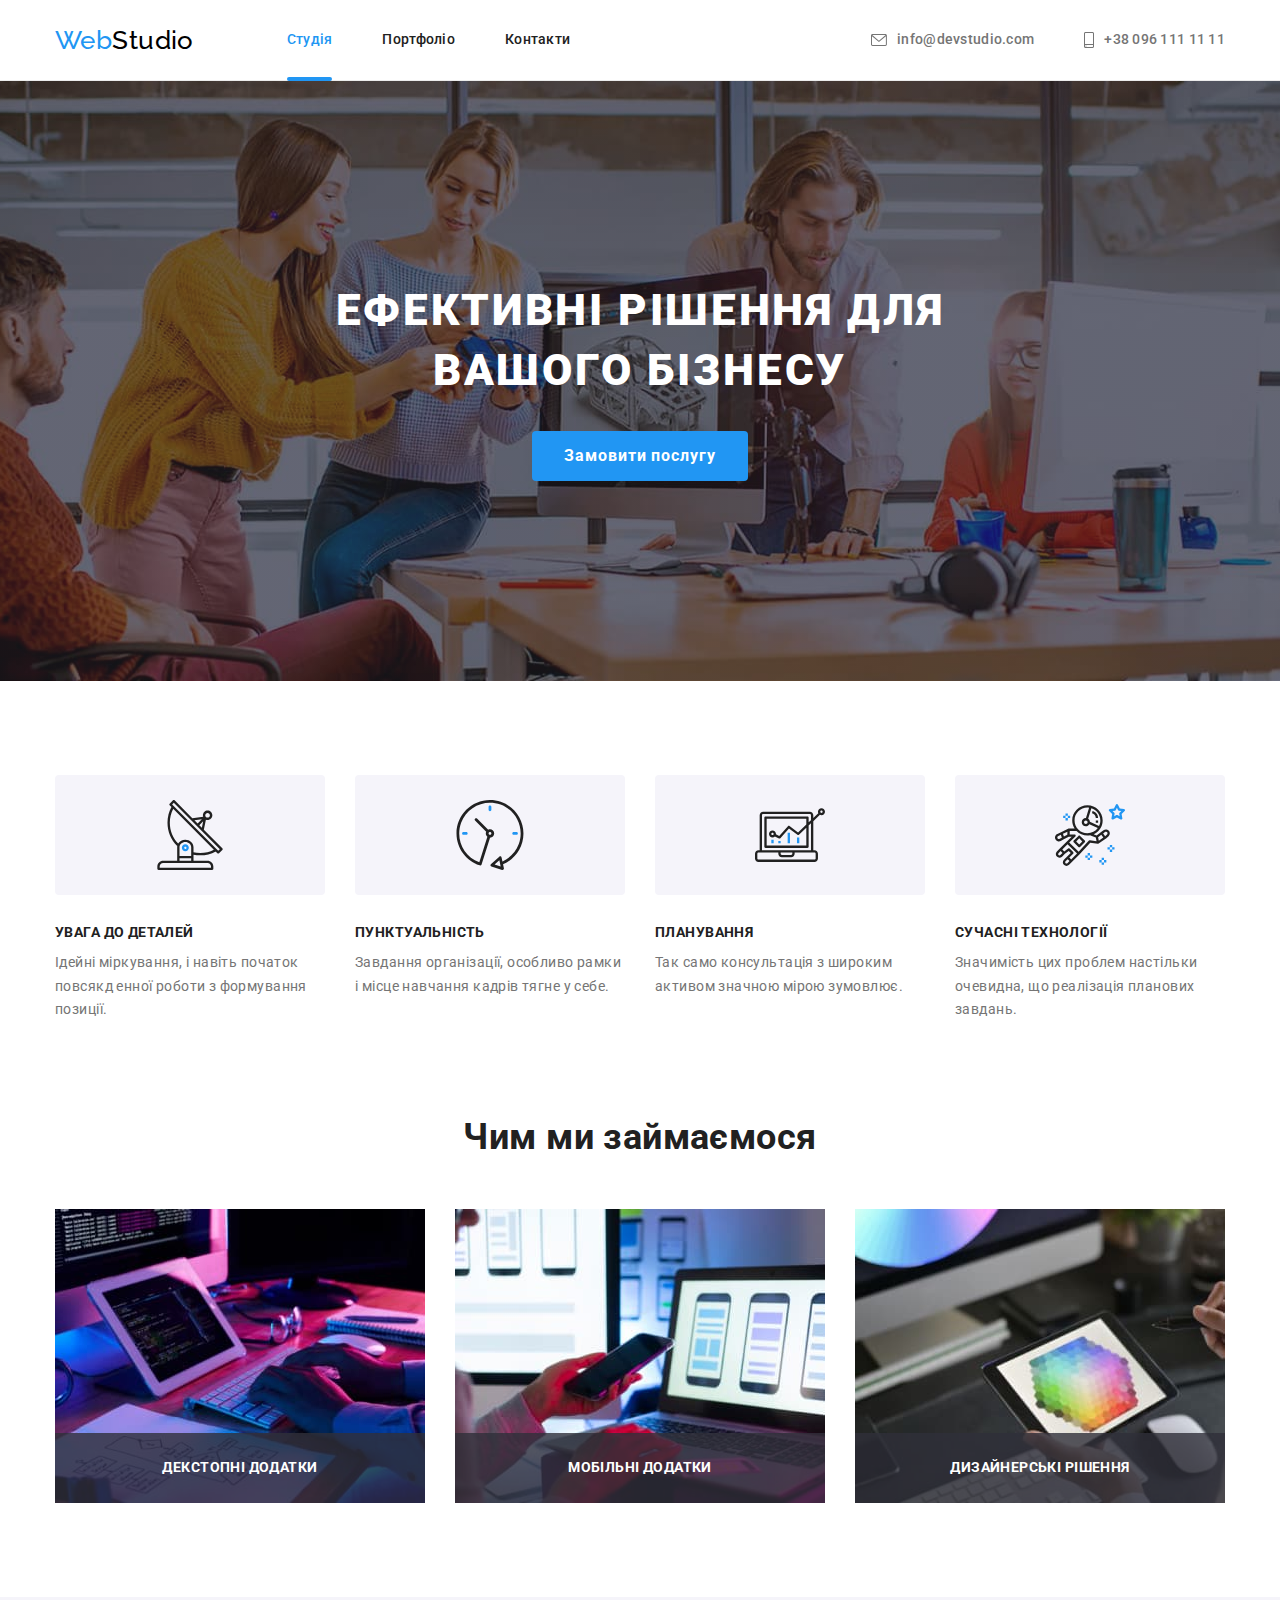
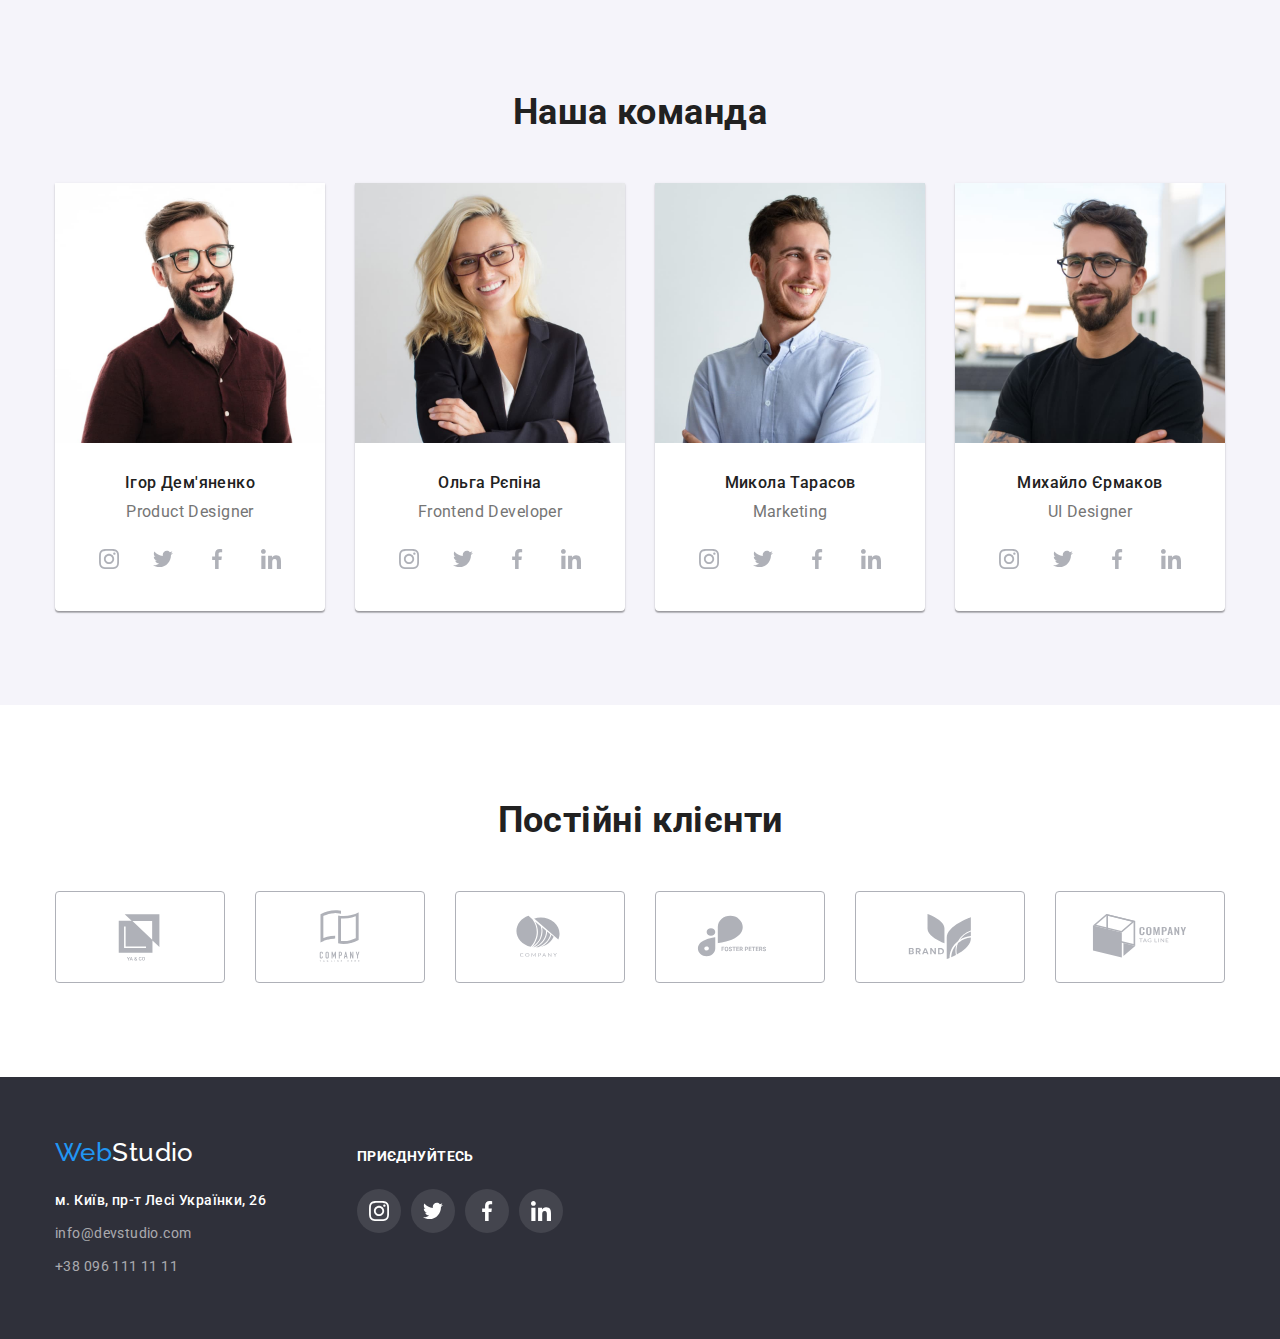
<file: index.html>
<!DOCTYPE html>
<html lang="uk">
  <head>
    <meta charset="UTF-8" />
    <meta http-equiv="X-UA-Compatible" content="IE=edge" />
    <meta name="viewport" content="width=device-width, initial-scale=1.0" />
    <title>WebStudio</title>
    <link
      href="https://fonts.googleapis.com/css2?family=Raleway:wght@700&family=Roboto:wght@400;500;700;900&display=swap"
      rel="stylesheet"
    />
    <link
      rel="stylesheet"
      href="https://cdn.jsdelivr.net/npm/modern-normalize@1.1.0/modern-normalize.min.css"
    />
    <link rel="stylesheet" href="./css/styles.css" />
  </head>

  <body>
    <!-- Header -->
    <header class="page-header">
      <div class="container page-header-container">
        <a class="logo" href="./index.html"
          ><span class="part-web">Web</span>Studio</a
        >
        <!-- Nav -->
        <nav class="page-navigation">
          <ul class="list list-nav menu-list">
            <li class="list-item">
              <a class="list-link link current" href="./index.html">Студія</a>
            </li>
            <li class="list-item">
              <a class="list-link link" href="./portfolio.html">Портфоліо</a>
            </li>
            <li class="list-item">
              <a class="list-link link" href="">Контакти</a>
            </li>
          </ul>
        </nav>

        <ul class="list menu-list contacts">
          <li>
            <a class="email-header link" href="mailto:info@devstudio.com">
              <svg class="icon-email" width="16" height="12">
                <use href="./images/icons.svg#icon-email"></use></svg
              >info@devstudio.com</a
            >
          </li>
          <li>
            <a class="phone-header link" href="tel:+380961111111">
              <svg class="icon-phone" width="10" height="16">
                <use href="./images/icons.svg#icon-phone"></use></svg
              >+38 096 111 11 11</a
            >
          </li>
        </ul>
      </div>
    </header>
    <!-- Main -->
    <main>
      <!-- Section 1 -->
      <section class="hero">
        <div class="container">
          <h1 class="hero-title">Ефективні рішення для вашого бізнесу</h1>
          <button type="button" class="modal-button" data-modal-open>
            Замовити послугу
          </button>
        </div>
      </section>

      <!--Section 2  -->
      <section class="benefits section">
        <div class="container container-benefits">
          <h2 class="visually-hidden">Наші переваги</h2>
          <ul class="list img-block">
            <li class="card-benefits">
              <div class="icon-benefits">
                <svg width="70" height="70">
                  <use href="./images/icons.svg#icon-antenna"></use>
                </svg>
              </div>
              <h3 class="list-benefits">УВАГА ДО ДЕТАЛЕЙ</h3>
              <p class="text-benefits">
                Ідейні міркування, і навіть початок повсякд енної роботи з
                формування позиції.
              </p>
            </li>

            <li class="card-benefits">
              <div class="icon-benefits">
                <svg width="70" height="70">
                  <use href="./images/icons.svg#icon-clock"></use>
                </svg>
              </div>
              <h3 class="list-benefits">ПУНКТУАЛЬНІСТЬ</h3>
              <p class="text-benefits">
                Завдання організації, особливо рамки і місце навчання кадрів
                тягне у себе.
              </p>
            </li>
            <li class="card-benefits">
              <div class="icon-benefits">
                <svg width="70" height="70">
                  <use href="./images/icons.svg#icon-diagram"></use>
                </svg>
              </div>
              <h3 class="list-benefits">ПЛАНУВАННЯ</h3>
              <p class="text-benefits">
                Так само консультація з широким активом значною мірою зумовлює.
              </p>
            </li>
            <li class="card-benefits">
              <div class="icon-benefits">
                <svg width="70" height="70">
                  <use href="./images/icons.svg#icon-astronaut"></use>
                </svg>
              </div>
              <h3 class="list-benefits">СУЧАСНІ ТЕХНОЛОГІЇ</h3>
              <p class="text-benefits">
                Значимість цих проблем настільки очевидна, що реалізація
                планових завдань.
              </p>
            </li>
          </ul>
        </div>
      </section>

      <!--Section 3  -->
      <section class="work">
        <div class="container">
          <h2 class="secondary-title">Чим ми займаємося</h2>
          <ul class="list img-block">
            <li class="img-card">
              <div class="overlay-img-card">
                <img src="./images/leptop.jpg" alt="ноутбук" width="370" />
                <p class="text-card">Декстопні додатки</p>
              </div>
            </li>

            <li class="img-card">
              <div class="overlay-img-card">
                <img src="./images/smartfon.jpg" alt="смартфон" width="370" />
                <p class="text-card">Мобільні додатки</p>
              </div>
            </li>

            <li class="img-card">
              <div class="overlay-img-card">
                <img src="./images/tablet.jpg" alt="планшет" width="370" />
                <p class="text-card">Дизайнерські рішення</p>
              </div>
            </li>
          </ul>
        </div>
      </section>

      <!-- Section 4 -->
      <section class="team section">
        <div class="container">
          <h2 class="secondary-title">Наша команда</h2>
          <ul class="list img-block">
            <li class="person-block img-card-team">
              <img src="./images/foto1.jpg" alt="Ігор Дем'яненко" width="270" />
              <div class="person-card">
                <h3 class="person">Ігор Дем'яненко</h3>
                <p class="profession" lang="en">Product Designer</p>
                <ul class="social-list list">
                  <li class="social-list-item">
                    <a href="" class="social-list-link">
                      <svg
                        lang="en"
                        aria-label="instagram"
                        class="social-list-icon"
                      >
                        <use href="./images/icons.svg#icon-instagram"></use>
                      </svg>
                    </a>
                  </li>
                  <li class="social-list-item">
                    <a href="" class="social-list-link">
                      <svg
                        lang="en"
                        aria-label="twitter"
                        class="social-list-icon"
                      >
                        <use href="./images/icons.svg#icon-twitter"></use>
                      </svg>
                    </a>
                  </li>
                  <li class="social-list-item">
                    <a href="" class="social-list-link">
                      <svg
                        lang="en"
                        aria-label="facebook"
                        class="social-list-icon"
                      >
                        <use href="./images/icons.svg#icon-facebook"></use>
                      </svg>
                    </a>
                  </li>
                  <li class="social-list-item">
                    <a href="" class="social-list-link">
                      <svg
                        lang="en"
                        aria-label="linkedin"
                        class="social-list-icon"
                      >
                        <use href="./images/icons.svg#icon-linkedin"></use>
                      </svg>
                    </a>
                  </li>
                </ul>
              </div>
            </li>

            <li class="person-block img-card-team">
              <img src="./images/foto2.jpg" alt="Ольга Рєпіна" width="270" />
              <div class="person-card">
                <h3 class="person">Ольга Рєпіна</h3>
                <p class="profession" lang="en">Frontend Developer</p>
                <ul class="social-list list">
                  <li class="social-list-item">
                    <a href="" class="social-list-link">
                      <svg
                        lang="en"
                        aria-label="instagram"
                        class="social-list-icon"
                      >
                        <use href="./images/icons.svg#icon-instagram"></use>
                      </svg>
                    </a>
                  </li>
                  <li class="social-list-item">
                    <a href="" class="social-list-link">
                      <svg
                        lang="en"
                        aria-label="twitter"
                        class="social-list-icon"
                      >
                        <use href="./images/icons.svg#icon-twitter"></use>
                      </svg>
                    </a>
                  </li>
                  <li class="social-list-item">
                    <a href="" class="social-list-link">
                      <svg
                        lang="en"
                        aria-label="facebook"
                        class="social-list-icon"
                      >
                        <use href="./images/icons.svg#icon-facebook"></use>
                      </svg>
                    </a>
                  </li>
                  <li class="social-list-item">
                    <a href="" class="social-list-link">
                      <svg
                        lang="en"
                        aria-label="linkedin"
                        class="social-list-icon"
                      >
                        <use href="./images/icons.svg#icon-linkedin"></use>
                      </svg>
                    </a>
                  </li>
                </ul>
              </div>
            </li>

            <li class="person-block img-card-team">
              <img src="./images/foto3.jpg" alt="Микола Тарасов" width="270" />
              <div class="person-card">
                <h3 class="person">Микола Тарасов</h3>
                <p class="profession" lang="en">Marketing</p>
                <ul class="social-list list">
                  <li class="social-list-item">
                    <a href="" class="social-list-link">
                      <svg
                        lang="en"
                        aria-label="instagram"
                        class="social-list-icon"
                      >
                        <use href="./images/icons.svg#icon-instagram"></use>
                      </svg>
                    </a>
                  </li>
                  <li class="social-list-item">
                    <a href="" class="social-list-link">
                      <svg
                        lang="en"
                        aria-label="twitter"
                        class="social-list-icon"
                      >
                        <use href="./images/icons.svg#icon-twitter"></use>
                      </svg>
                    </a>
                  </li>
                  <li class="social-list-item">
                    <a href="" class="social-list-link">
                      <svg
                        lang="en"
                        aria-label="facebook"
                        class="social-list-icon"
                      >
                        <use href="./images/icons.svg#icon-facebook"></use>
                      </svg>
                    </a>
                  </li>
                  <li class="social-list-item">
                    <a href="" class="social-list-link">
                      <svg
                        lang="en"
                        aria-label="linkedin"
                        class="social-list-icon"
                      >
                        <use href="./images/icons.svg#icon-linkedin"></use>
                      </svg>
                    </a>
                  </li>
                </ul>
              </div>
            </li>

            <li class="person-block img-card-team">
              <img src="./images/foto4.jpg" alt="Михайло Єрмаков" width="270" />
              <div class="person-card">
                <h3 class="person">Михайло Єрмаков</h3>
                <p class="profession" lang="en">UI Designer</p>
                <ul class="social-list list">
                  <li class="social-list-item">
                    <a href="" class="social-list-link">
                      <svg
                        lang="en"
                        aria-label="instagram"
                        class="social-list-icon"
                      >
                        <use href="./images/icons.svg#icon-instagram"></use>
                      </svg>
                    </a>
                  </li>
                  <li class="social-list-item">
                    <a href="" class="social-list-link">
                      <svg
                        lang="en"
                        aria-label="twitter"
                        class="social-list-icon"
                      >
                        <use href="./images/icons.svg#icon-twitter"></use>
                      </svg>
                    </a>
                  </li>
                  <li class="social-list-item">
                    <a href="" class="social-list-link">
                      <svg
                        lang="en"
                        aria-label="facebook"
                        class="social-list-icon"
                      >
                        <use href="./images/icons.svg#icon-facebook"></use>
                      </svg>
                    </a>
                  </li>
                  <li class="social-list-item">
                    <a href="" class="social-list-link">
                      <svg
                        lang="en"
                        aria-label="linkedin"
                        class="social-list-icon"
                      >
                        <use href="./images/icons.svg#icon-linkedin"></use>
                      </svg>
                    </a>
                  </li>
                </ul>
              </div>
            </li>
          </ul>
        </div>
      </section>
      <!-- Section 5 -->
      <section class="section">
        <div class="container">
          <h2 class="secondary-title">Постійні клієнти</h2>
          <ul class="list clients-item">
            <li>
              <a
                class="clients-link"
                href=""
                rel="noopener nooferrer"
                target="_blank"
                aria-label="logo1"
              >
                <svg class="clients-icon" width="106" height="60">
                  <use href="./images/icons.svg#icon-Logo1"></use>
                </svg>
              </a>
            </li>
            <li class="card-logo">
              <a
                class="clients-link"
                href=""
                rel="noopener nooferrer"
                target="_blank"
                aria-label="logo1"
              >
                <svg class="clients-icon" width="106" height="60">
                  <use href="./images/icons.svg#icon-Logo2"></use>
                </svg>
              </a>
            </li>
            <li class="card-logo">
              <a
                class="clients-link"
                href=""
                rel="noopener nooferrer"
                target="_blank"
                aria-label="logo1"
              >
                <svg class="clients-icon" width="106" height="60">
                  <use href="./images/icons.svg#icon-Logo3"></use>
                </svg>
              </a>
            </li>
            <li>
              <a
                class="clients-link"
                href=""
                rel="noopener nooferrer"
                target="_blank"
                aria-label="logo1"
              >
                <svg class="clients-icon" width="106" height="60">
                  <use href="./images/icons.svg#icon-Logo4"></use>
                </svg>
              </a>
            </li>
            <li>
              <a
                class="clients-link"
                href=""
                rel="noopener nooferrer"
                target="_blank"
                aria-label="logo1"
              >
                <svg class="clients-icon" width="106" height="60">
                  <use href="./images/icons.svg#icon-Logo5"></use>
                </svg>
              </a>
            </li>
            <li>
              <a
                class="clients-link"
                href=""
                rel="noopener nooferrer"
                target="_blank"
                aria-label="logo1"
              >
                <svg class="clients-icon" width="106" height="60">
                  <use href="./images/icons.svg#icon-Logo6"></use>
                </svg>
              </a>
            </li>
          </ul>
        </div>
      </section>
    </main>

    <!-- Footer -->
    <footer class="footer-studio">
      <div class="container general-footer">
        <div class="contacts-footer">
          <a class="logo logo-footer" href="./index.html"
            ><span class="part-web">Web</span
            ><span class="part-studio">Studio</span></a
          >
          <address class="footer-address-list">
            <ul class="list footer-link">
              <li class="item-footer-link">
                <a
                  class="address-footer link"
                  href="https://goo.gl/maps/8H2E5bX3g8Qr2Y2R6"
                  target="_blank"
                  rel="noopener noreferrer nofollow "
                  >м. Київ, пр-т Лесі Українки, 26</a
                >
              </li>
              <li class="item-footer-link">
                <a class="email-footer link" href="mailto:info@devstudio.com"
                  >info@devstudio.com</a
                >
              </li>
              <li class="item-footer-link">
                <a class="phone-number-footer link" href="tel:+380961111111"
                  >+38 096 111 11 11</a
                >
              </li>
            </ul>
          </address>
        </div>
        <div class="social-icon-footer">
          <strong class="title-icon-footer">Приєднуйтесь</strong>
          <ul class="social-list-footer list">
            <li class="social-list-item">
              <a href="" class="icon-footer">
                <svg
                  lang="en"
                  aria-label="instagram icon"
                  class="social-list-icon-footer"
                >
                  <use href="./images/icons.svg#icon-instagram"></use>
                </svg>
              </a>
            </li>
            <li class="social-list-item">
              <a href="" class="icon-footer">
                <svg
                  lang="en"
                  aria-label="twitter icon"
                  class="social-list-icon-footer"
                >
                  <use href="./images/icons.svg#icon-twitter"></use>
                </svg>
              </a>
            </li>
            <li class="social-list-item">
              <a href="" class="icon-footer">
                <svg
                  lang="en"
                  aria-label="facebook icon"
                  class="social-list-icon-footer"
                >
                  <use href="./images/icons.svg#icon-facebook"></use>
                </svg>
              </a>
            </li>
            <li class="social-list-item">
              <a href="" class="icon-footer">
                <svg
                  lang="en"
                  aria-label="linkedin icon"
                  class="social-list-icon-footer"
                >
                  <use href="./images/icons.svg#icon-linkedin"></use>
                </svg>
              </a>
            </li>
          </ul>
        </div>
      </div>
    </footer>
    <div class="backdrop is-hidden" data-modal>
      <div class="modal">
        <button type="button" class="modal-close-btn" data-modal-close>
          <svg class="modal-close-icon" widht="18" height="18">
            <use href="./images/icons.svg#icon-close"></use>
          </svg>
        </button>
      </div>
    </div>
    <script src="./js/modal.js"></script>
  </body>
</html>
</file>
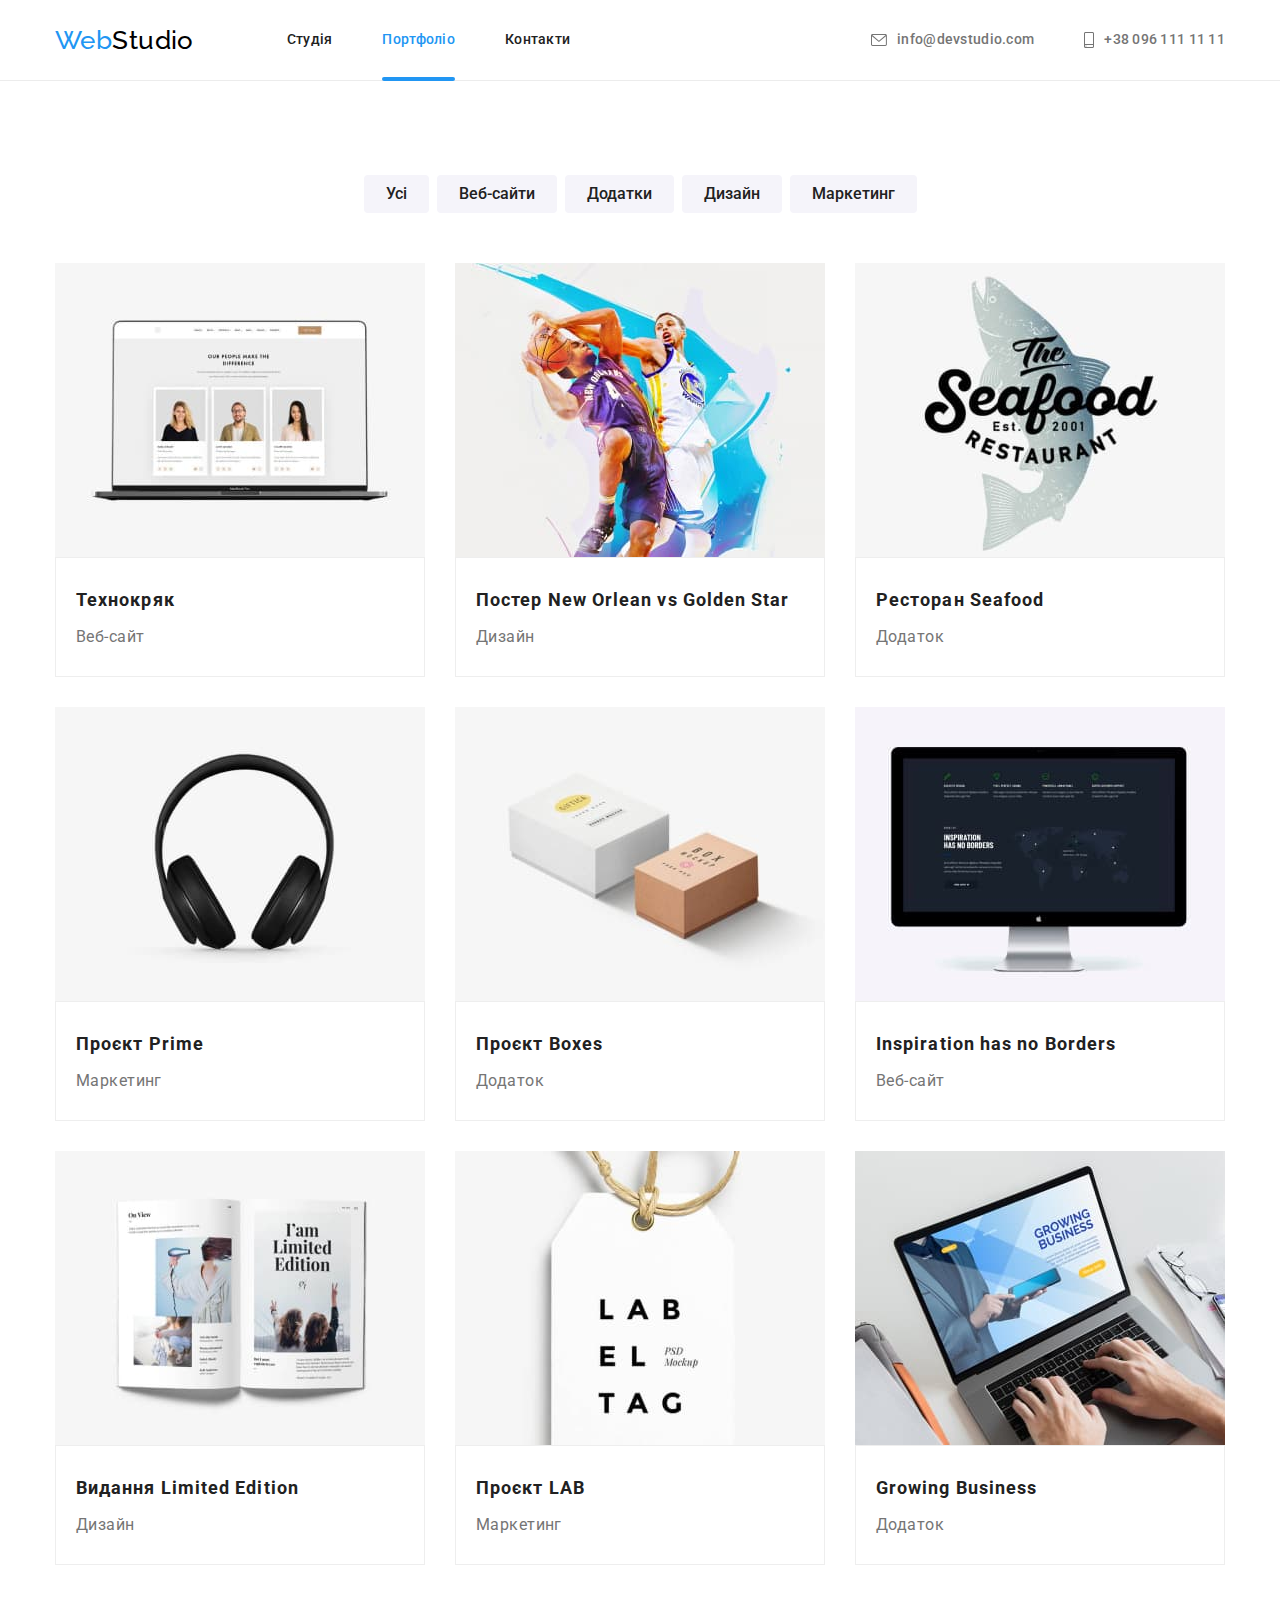
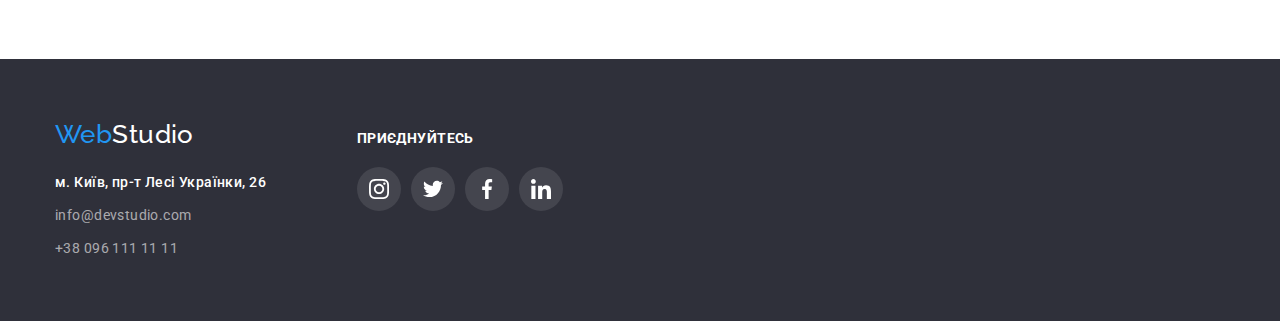
<file: portfolio.html>
<!DOCTYPE html>
<html lang="uk">
  <head>
    <meta charset="UTF-8" />
    <meta http-equiv="X-UA-Compatible" content="IE=edge" />
    <meta name="viewport" content="width=device-width, initial-scale=1.0" />
    <title>Portfolio</title>
    <link
      href="https://fonts.googleapis.com/css2?family=Raleway:wght@700&family=Roboto:wght@400;500;700;900&display=swap"
      rel="stylesheet"
    />
    <link
      rel="stylesheet"
      href="https://cdn.jsdelivr.net/npm/modern-normalize@1.1.0/modern-normalize.min.css"
    />
    <link rel="stylesheet" href="./css/styles.css" />
  </head>

  <body>
    <!-- Header -->
    <header class="page-header">
      <div class="container page-header-container">
        <a class="logo" href="./index.html"
          ><span class="part-web">Web</span>Studio</a
        >
        <!-- Nav -->
        <nav class="page-navigation">
          <ul class="list navigation menu-list">
            <li class="list-item">
              <a class="list-link link" href="./index.html">Студія</a>
            </li>
            <li class="list-item">
              <a class="list-link link current" href="./portfolio.html"
                >Портфоліо</a
              >
            </li>
            <li class="list-item">
              <a class="list-link link" href="">Контакти</a>
            </li>
          </ul>
        </nav>

        <ul class="list menu-list contacts">
          <li>
            <a class="email-header link" href="mailto:info@devstudio.com">
              <svg class="icon-email" width="16" height="12">
                <use href="./images/icons.svg#icon-email"></use></svg
              >info@devstudio.com</a
            >
          </li>
          <li>
            <a class="phone-header link" href="tel:+380961111111">
              <svg class="icon-phone" width="10" height="16">
                <use href="./images/icons.svg#icon-phone"></use></svg
              >+38 096 111 11 11</a
            >
          </li>
        </ul>
      </div>
    </header>
    <!-- Main -->
    <main>
      <!-- Section -->
      <section class="section">
        <div class="container">
          <h1 class="visually-hidden">Портфоліо</h1>
          <ul class="list buttons menu-buttons">
            <li class="item-button">
              <button type="button" class="button-link">Усі</button>
            </li>
            <li class="item-button">
              <button type="button" class="button-link">Веб-сайти</button>
            </li>
            <li class="item-button">
              <button type="button" class="button-link">Додатки</button>
            </li>
            <li class="item-button">
              <button type="button" class="button-link">Дизайн</button>
            </li>
            <li class="item-button">
              <button type="button" class="button-link">Маркетинг</button>
            </li>
          </ul>

          <ul class="list img-block">
            <li class="image img-card">
              <a href="#" class="img-card-link">
                <div class="overlay-portfolio">
                  <img
                    src="./images/portfolio1.jpg"
                    alt="Сторінка веб-сайту, на якому зображені портфоліо Sara Orant, Luke Jacobs, Claire Olson"
                    width="370"
                  />
                  <p class="overlay">
                    Ресурс пропонує комплексні пропозиції з різним рівнем
                    функціоналу та сервісів. Все це дозволить відвідувачу
                    отримати вичерпні відомості про компанію чи приватну особу.
                  </p>
                </div>
                <div class="card">
                  <h2 class="title">Технокряк</h2>
                  <p class="open-cards">Веб-сайт</p>
                </div>
              </a>
            </li>
            <li class="image img-card">
              <a class="img-card-link" href="#">
                <div class="overlay-portfolio">
                  <img
                    src="./images/portfolio2.jpg"
                    alt="Постер з двома баскетболістами"
                    width="370"
                  />
                  <p class="overlay">
                    Ресурс пропонує комплексні пропозиції з різним рівнем
                    функціоналу та сервісів. Все це дозволить відвідувачу
                    отримати вичерпні відомості про компанію чи приватну особу.
                  </p>
                </div>
                <div class="card">
                  <h2 class="title">Постер New Orlean vs Golden Star</h2>
                  <p class="open-cards">Дизайн</p>
                </div>
              </a>
            </li>
            <li class="image img-card">
              <a class="img-card-link" href="">
                <div class="overlay-portfolio">
                  <img
                    src="./images/portfolio3.jpg"
                    alt="Логотип ресторану Seafood  у вигляді риби"
                    width="370"
                  />
                  <p class="overlay">
                    Ресурс пропонує комплексні пропозиції з різним рівнем
                    функціоналу та сервісів. Все це дозволить відвідувачу
                    отримати вичерпні відомості про компанію чи приватну особу.
                  </p>
                </div>
                <div class="card">
                  <h2 class="title">Ресторан Seafood</h2>
                  <p class="open-cards">Додаток</p>
                </div>
              </a>
            </li>
            <li class="image img-card">
              <a class="img-card-link" href="">
                <div class="overlay-portfolio">
                  <img
                    src="./images/portfolio4.jpg"
                    alt="Навушники"
                    width="370"
                  />
                  <p class="overlay">
                    Ресурс пропонує комплексні пропозиції з різним рівнем
                    функціоналу та сервісів. Все це дозволить відвідувачу
                    отримати вичерпні відомості про компанію чи приватну особу.
                  </p>
                </div>
                <div class="card">
                  <h2 class="title">Проєкт Prime</h2>
                  <p class="open-cards">Маркетинг</p>
                </div>
              </a>
            </li>
            <li class="image img-card">
              <a class="img-card-link" href="">
                <div class="overlay-portfolio">
                  <img
                    src="./images/portfolio5.jpg"
                    alt="Коробка білого і коричневого кольорів"
                    width="370"
                  />
                  <p class="overlay">
                    Ресурс пропонує комплексні пропозиції з різним рівнем
                    функціоналу та сервісів. Все це дозволить відвідувачу
                    отримати вичерпні відомості про компанію чи приватну особу.
                  </p>
                </div>
                <div class="card">
                  <h2 class="title">Проєкт Boxes</h2>
                  <p class="open-cards">Додаток</p>
                </div>
              </a>
            </li>
            <li class="image img-card">
              <a class="img-card-link" href="">
                <div class="overlay-portfolio">
                  <img
                    src="./images/portfolio6.jpg"
                    alt="Сторінка веб-сайту Inspiration has no Borders"
                    width="370"
                  />
                  <p class="overlay">
                    Ресурс пропонує комплексні пропозиції з різним рівнем
                    функціоналу та сервісів. Все це дозволить відвідувачу
                    отримати вичерпні відомості про компанію чи приватну особу.
                  </p>
                </div>
                <div class="card">
                  <h2 class="title">Inspiration has no Borders</h2>
                  <p class="open-cards">Веб-сайт</p>
                </div>
              </a>
            </li>
            <li class="image img-card">
              <a class="img-card-link" href="">
                <div class="overlay-portfolio">
                  <img
                    src="./images/portfolio7.jpg"
                    alt="Видання Limited Edition"
                    width="370"
                  />
                  <p class="overlay">
                    Ресурс пропонує комплексні пропозиції з різним рівнем
                    функціоналу та сервісів. Все це дозволить відвідувачу
                    отримати вичерпні відомості про компанію чи приватну особу.
                  </p>
                </div>
                <div class="card">
                  <h2 class="title">Видання Limited Edition</h2>
                  <p class="open-cards">Дизайн</p>
                </div>
              </a>
            </li>
            <li class="image img-card">
              <a class="img-card-link" href="">
                <div class="overlay-portfolio">
                  <img
                    src="./images/portfolio8.jpg"
                    alt="Біла бірка із написом LAB EL TAG"
                    width="370"
                  />
                  <p class="overlay">
                    Ресурс пропонує комплексні пропозиції з різним рівнем
                    функціоналу та сервісів. Все це дозволить відвідувачу
                    отримати вичерпні відомості про компанію чи приватну особу.
                  </p>
                </div>
                <div class="card">
                  <h2 class="title">Проєкт LAB</h2>
                  <p class="open-cards">Маркетинг</p>
                </div>
              </a>
            </li>
            <li class="image img-card">
              <a class="img-card-link" href="">
                <div class="overlay-portfolio">
                  <img
                    src="./images/portfolio9.jpg"
                    alt="На ноутбуці зображений додаток Growing Business"
                    width="370"
                  />
                  <p class="overlay">
                    Ресурс пропонує комплексні пропозиції з різним рівнем
                    функціоналу та сервісів. Все це дозволить відвідувачу
                    отримати вичерпні відомості про компанію чи приватну особу.
                  </p>
                </div>
                <div class="card">
                  <h2 class="title">Growing Business</h2>
                  <p class="open-cards">Додаток</p>
                </div>
              </a>
            </li>
          </ul>
        </div>
      </section>
    </main>

    <!-- Footer -->
    <footer class="footer-portfolio">
      <div class="container general-footer">
        <div class="contacts-footer">
          <a class="logo" href="./index.html"
            ><span class="part-web">Web</span
            ><span class="part-studio">Studio</span></a
          >
          <address class="footer-address-list">
            <ul class="list footer-link">
              <li class="item-footer-link">
                <a
                  class="address-footer link"
                  href="https://goo.gl/maps/8H2E5bX3g8Qr2Y2R6"
                  target="_blank"
                  rel="noopener noreferrer nofollow "
                  >м. Київ, пр-т Лесі Українки, 26</a
                >
              </li>
              <li class="item-footer-link">
                <a class="email-footer link" href="mailto:info@devstudio.com"
                  >info@devstudio.com</a
                >
              </li>
              <li class="item-footer-link">
                <a class="phone-number-footer link" href="tel:+380961111111"
                  >+38 096 111 11 11</a
                >
              </li>
            </ul>
          </address>
        </div>
        <div class="social-icon-footer">
          <h2 class="title-icon-footer">Приєднуйтесь</h2>
          <ul class="social-list-footer list">
            <li class="social-list-item">
              <a href="" class="icon-footer">
                <svg
                  lang="en"
                  aria-label="instagram icon"
                  class="social-list-icon-footer"
                >
                  <use href="./images/icons.svg#icon-instagram"></use>
                </svg>
              </a>
            </li>
            <li class="social-list-item">
              <a href="" class="icon-footer">
                <svg
                  lang="en"
                  aria-label="twitter icon"
                  class="social-list-icon-footer"
                >
                  <use href="./images/icons.svg#icon-twitter"></use>
                </svg>
              </a>
            </li>
            <li class="social-list-item">
              <a href="" class="icon-footer">
                <svg
                  lang="en"
                  aria-label="facebook icon"
                  class="social-list-icon-footer"
                >
                  <use href="./images/icons.svg#icon-facebook"></use>
                </svg>
              </a>
            </li>
            <li class="social-list-item">
              <a href="" class="icon-footer">
                <svg
                  lang="en"
                  aria-label="linkedin icon"
                  class="social-list-icon-footer"
                >
                  <use href="./images/icons.svg#icon-linkedin"></use>
                </svg>
              </a>
            </li>
          </ul>
        </div>
      </div>
    </footer>
  </body>
</html>
</file>
<file: css/styles.css>
:root {
  --accent-color: #2196f3;
  --main-font: "Roboto", sans-serif;
  --secondary-font: "Raleway", sans-serif;
  --main-text-color-dark: #212121;
  --secondary-text-color-dark: #757575;
  --secondary-text-color-light: #ffffff;
  --background-basic: #ffffff;
  --background-hero: #2f303a;
  --background-color-hero: #c4c4c4;
  --background-team: #f5f4fa;
  --background-btn: #f5f4fa;
  --background-footer: #2f303a;
  --footer-contacts-color: rgba(255, 255, 255, 0.6);
  --border-color-header: #ececec;
  --boorder-color-card: #eeeeee;
  --icon-header-color: #757575;
  --icon-hover-color: #ffffff;
  --icon-color: #afb1b8;
  --accent-color-icon: #2196f3;
  --transition-color: 250ms cubic-bezier(0.4, 0, 0.2, 1);
  --transition-bgc: 250ms cubic-bezier(0.4, 0, 0.2, 1);
}

h1,
h2,
h3,
p {
  margin-top: 0;
  margin-bottom: 0;
}

ul,
ol {
  margin-top: 0;
  margin-bottom: 0;
  padding-left: 0;
}

a {
  text-decoration: none;
}

img {
  display: block;
}

button {
  cursor: pointer;
}

div {
  display: block;
}

.logo,
.link {
  text-decoration: none;
  font-weight: 500;
}

.list {
  list-style: none;
}

body {
  font-family: "Roboto", sans-serif;
  font-size: 14px;
  letter-spacing: 0.03em;
  background: var(--background-basic);
  color: var(--secondary-text-color-dark);
}

.container {
  width: 1200px;
  margin-left: auto;
  margin-right: auto;
  padding-left: 15px;
  padding-right: 15px;
}

/* =====HEADER===== */
.page-header-container {
  display: flex;
  align-items: center;
}

.page-header {
  border-bottom: 1px solid var(--border-color-header);
}

.page-navigation {
  display: flex;
  align-items: center;
}

.menu-list {
  display: flex;
}

.list-item:not(:last-child) {
  margin-right: 50px;
}

.logo {
  font-family: "Raleway";
  font-style: normal;
  font-size: 26px;
  line-height: 1.19;
  color: #000000;
  margin-right: 93px;
}

.part-web {
  color: var(--accent-color);
}

.part-studio {
  color: var(--secondary-text-color-light);
}

.list-nav .link {
  color: var(--main-text-color-dark);
}

.list-link {
  display: block;
  position: relative;
  line-height: 1.14;
  letter-spacing: 0.02em;
  padding-top: 32px;
  padding-bottom: 32px;
  font-weight: 500;

  color: var(--main-text-color-dark);
  transition: color var(--transition-color);
}

.link:hover,
.link:focus {
  color: var(--accent-color);
}

.list-link.current {
  color: var(--accent-color);
}

.current::after {
  content: "";
  position: absolute;
  width: 100%;
  height: 4px;
  bottom: -1px;
  left: 0;
  background-color: var(--accent-color);
  border-radius: 2px;
  transition: color var(--transition-color), backgraund var(--transition-bgc);
}

.email-header,
.phone-header {
  display: flex;
  align-items: center;
  font-weight: 500;
  line-height: 1.14;
  letter-spacing: 0.02em;
  padding: 32px 0;
  color: var(--secondary-text-color-dark);
  fill: currentColor;
  transition: color var(--transition-color);
}

.contacts {
  margin-left: auto;
}

.email-header {
  margin-right: 50px;
}

.icon-email {
  margin-right: 10px;
  fill: var(-icon-header-color);
}

.icon-phone {
  margin-right: 10px;
  fill: var(-icon-header-color);
}

.icon-email:hover,
.icon-phone:hover {
  fill: var(--accent-color);
}

.icon-email:focus,
.icon-phone:focus {
  fill: var(--accent-color);
}

/* ====/HEADER======================================== */

/* ====MAIN==== */
.hero {
  background: var(--background-hero);
  padding: 200px 0px;
  background-color: var(--background-color-hero);
  background-image: linear-gradient(
      rgba(47, 48, 58, 0.4),
      rgba(47, 48, 58, 0.4)
    ),
    url("../images/hero/bg.jpg");
  background-position: center;
  background-repeat: no-repeat;
  max-width: 1600px;
  margin-left: auto;
  margin-right: auto;
}

.hero-title {
  font-weight: 900;
  font-size: 44px;
  line-height: 1.36;
  text-align: center;
  letter-spacing: 0.06em;
  text-transform: uppercase;
  color: var(--secondary-text-color-light);
  width: 696px;
  margin-left: auto;
  margin-right: auto;
  margin-bottom: 30px;
}

.modal-button {
  font-family: "Roboto", sans-serif;
  font-style: normal;
  width: 216px;
  height: 50px;
  font-weight: 700;
  font-size: 16px;
  line-height: 1.87;
  display: flex;
  align-items: center;
  text-align: center;
  letter-spacing: 0.06em;
  border: none;
  border-radius: 4px;
  color: var(--secondary-text-color-light);
  background: var(--accent-color);
  margin: auto;
  justify-content: center;
}

.button-link:active,
.button-link:hover,
.button-link:focus {
  color: var(--secondary-text-color-light);
  background-color: var(--accent-color);
  box-shadow: 0px 3px 1px rgba(0, 0, 0, 0.1), 0px 1px 2px rgba(0, 0, 0, 0.08),
    0px 2px 2px rgba(0, 0, 0, 0.12);
}

.menu-buttons {
  display: flex;

  margin-bottom: 50px;
  justify-content: center;
  column-gap: 8px;
}

.button-link {
  font-family: inherit;
  font-style: normal;
  font-weight: 500;
  font-size: 16px;
  height: 38px;
  padding: 6px 22px;
  line-height: 1.63;
  text-align: center;
  border: none;
  border-radius: 4px;
  color: var(--main-text-color-dark);
  background: var(--background-btn);
  transition: color var(--transition-color),
    background-color var(--transition-bgc);
}

.section {
  padding-top: 94px;
  padding-bottom: 94px;
}

.visually-hidden {
  position: absolute;
  white-space: nowrap;
  width: 1px;
  height: 1px;
  overflow: hidden;
  border: 0;
  padding: 0;
  clip: rect(0 0 0 0);
  clip-path: inset(50%);
  margin: -1px;
}

.list-benefits {
  font-size: 14px;
  line-height: 1.14;
  text-transform: uppercase;
  color: var(--main-text-color-dark);
  margin-bottom: 10px;
}

.text-benefits {
  line-height: 1.71;
  color: var(--secondary-text-color-dark);
}

.work {
  padding-bottom: 94px;
}

.secondary-title {
  font-size: 36px;
  line-height: 1.17;
  text-align: center;
  color: var(--main-text-color-dark);
  margin-bottom: 50px;
}

.team {
  background: var(--background-team);
}

.person-block {
  width: 270px;

  background: var(--background-basic);
  box-shadow: 0px 1px 3px rgba(0, 0, 0, 0.12), 0px 1px 1px rgba(0, 0, 0, 0.14),
    0px 2px 1px rgba(0, 0, 0, 0.2);
  border-radius: 0px 0px 4px 4px;
}

.person-card {
  padding-top: 30px;
  padding-bottom: 30px;
}

.person {
  font-weight: 500;
  font-size: 16px;
  line-height: 1.19;
  text-align: center;
  color: var(--main-text-color-dark);
  margin-bottom: 10px;
}

.profession {
  font-size: 16px;
  line-height: 1.19;
  text-align: center;
  margin-bottom: 16px;
  color: var(--secondary-text-color-dark);
}

.social-list {
  display: flex;
  justify-content: center;
  column-gap: 10px;
}

.social-list-link {
  display: flex;
  align-items: center;
  justify-content: center;
  width: 44px;
  height: 44px;
  border-radius: 50%;
  background-color: var(--background-basic);
  transition: background-color var(--transition-bgc);
}

.social-list-link:hover,
.social-list-link:focus {
  background-color: var(--accent-color);
}

.social-list-link:hover .social-list-icon,
.social-list-link:focus .social-list-icon {
  fill: var(--icon-hover-color);
}

.social-list-icon {
  width: 20px;
  height: 20px;
  fill: var(--icon-color);
  transition: fill var(--transition-color);
}

.img-block {
  display: flex;
  flex-wrap: wrap;
  gap: 30px;
}

.card-benefits {
  flex-basis: calc((100% - 90px) / 4);
}

.container-benefits {
  display: flex;
}

.icon-benefits {
  display: flex;
  align-items: center;
  justify-content: center;
  margin-bottom: 30px;
  width: 270px;
  height: 120px;
  background-color: var(--background-btn);
  border-radius: 4px;
}

.img-card {
  flex-basis: calc((100% - 60px) / 3);
}

.text-card {
  position: absolute;
  font-weight: 700;
  font-size: 14px;
  line-height: 1.14;
  text-align: center;
  letter-spacing: 0.03em;
  text-transform: uppercase;

  width: 370px;
  height: 70px;
  padding: 27px 0px;
  color: var(--secondary-text-color-light);
  background: rgba(47, 48, 58, 0.8);
  transform: translateY(-100%);
}

.overlay-img-card {
  position: relative;
}

.img-card-team {
  flex-basis: calc((100% - 90px) / 4);
}

.image {
  background: var(--background);
}

.title {
  font-size: 18px;
  line-height: 2;
  letter-spacing: 0.06em;
  margin-bottom: 4px;
  color: var(--main-text-color-dark);
}

.open-cards {
  font-size: 16px;
  line-height: 1.88;
  color: var(--secondary-text-color-dark);
}

.card {
  padding: 24px 20px 24px 20px;
  background: var(--background-basic);
  border-top: none;
  border: 1px solid var(--boorder-color-card);
}

.img-card-link {
  display: block;
}

.img-card-link:hover,
.img-card-link:focus {
  box-shadow: 0px 1px 1px rgba(0, 0, 0, 0.12), 0px 4px 4px rgba(0, 0, 0, 0.06),
    1px 4px 6px rgba(0, 0, 0, 0.16);
}

.overlay-portfolio {
  position: relative;
  overflow: hidden;
}

.overlay {
  position: absolute;
  top: 0;
  left: 0;
  height: 100%;
  width: 100%;
  font-size: 18px;
  line-height: 1.6;
  letter-spacing: 0.03em;
  padding: 63px 24px;

  background-color: rgba(33, 150, 243, 0.9);
  color: var(--secondary-text-color-light);
  transform: translateY(100%);
  transition: transform var(--transition-bgc);
}

.img-card-link:hover .overlay,
.img-card-link:focus .overlay {
  transform: translateY(0%);
}

.clients-item {
  display: flex;
  flex-wrap: wrap;
  gap: 30px;
}

.clients-link {
  display: flex;
  align-items: center;
  justify-content: center;
  width: 170px;
  height: 92px;
  border: 1px solid #afb1b8;
  border-radius: 4px;
  color: var(--icon-color);
  background-color: var(--background-basic);
  transition: color var(--transition-color);
}

.clients-icon {
  fill: currentColor;
}

.clients-link:hover,
.clients-link:focus {
  color: var(--accent-color-icon);
  border-color: var(--accent-color-icon);
}

/* ====/MAIN=============================================== */
/* ====FOOTER==== */
.footer-studio,
.footer-portfolio {
  font-style: normal;
  line-height: 1.71;
  background: var(--background-footer);
  padding-top: 60px;
  padding-bottom: 60px;
}

.logo-footer {
  margin-bottom: 20px;
}

.footer-address-list {
  margin-top: 20px;
}

.item-footer-link:not(:last-child) {
  margin-bottom: 9px;
}

.address-footer {
  font-style: normal;
  color: var(--secondary-text-color-light);
  transition: color var(--transition-color);
}

.email-footer,
.phone-number-footer {
  font-style: normal;
  font-weight: normal;
  font-size: 14px;
  line-height: 1.71;
  color: var(--footer-contacts-color);
  transition: color var(--transition-color);
}

.general-footer {
  display: flex;
  align-items: baseline;
}

.contacts-footer {
  margin-right: 70px;
}

.title-icon-footer {
  font-weight: 700;
  font-size: 14px;
  line-height: 1.14;
  text-transform: uppercase;
  color: var(--secondary-text-color-light);
}

.social-list-footer {
  display: flex;
  justify-content: center;
  column-gap: 10px;
  margin-top: 20px;
}

.icon-footer {
  display: flex;
  align-items: center;
  justify-content: center;
  width: 44px;
  height: 44px;
  border-radius: 50%;
  background-color: rgba(255, 255, 255, 0.1);
  transition: background-color var(--transition-bgc);
}

.icon-footer:hover,
.icon-footer:focus {
  background-color: var(--accent-color);
}

.social-list-link:hover .social-list-icon,
.social-list-link:focus .social-list-icon {
  fill: var(--icon-hover-color);
}

.social-list-icon-footer {
  width: 20px;
  height: 20px;
  fill: var(--secondary-text-color-light);
}

/* ====/FOOTER============================================= */

.backdrop {
  position: fixed;
  left: 0px;
  top: 0px;
  z-index: 100;
  width: 100%;
  height: 100%;

  background-color: rgba(0, 0, 0, 0.5);
  transition: opacity 250ms ease, visibility 250ms ease;
}

.backdrop.is-hidden {
  opacity: 0;
  visibility: hidden;
  pointer-events: none;
}

.modal {
  position: absolute;
  top: 50%;
  left: 50%;
  transform: translate(-50%, -50%);
  width: 528px;
  height: 580px;
  background-color: var(--background-basic);
  box-shadow: 0px 1px 3px rgba(0, 0, 0, 0.12), 0px 1px 1px rgba(0, 0, 0, 0.14),
    0px 2px 1px rgba(0, 0, 0, 0.2);
  border-radius: 4px;
}

.modal-close-btn {
  position: absolute;
  display: flex;
  align-items: center;
  justify-content: center;
  background-color: transparent;
  border: 1px solid rgba(0, 0, 0, 0.1);
  border-radius: 50%;
  width: 30px;
  height: 30px;
  padding: 0;
  left: auto;
  top: 8px;
  right: 8px;
}

.icon-close {
  fill: #000000;
}
</file>
